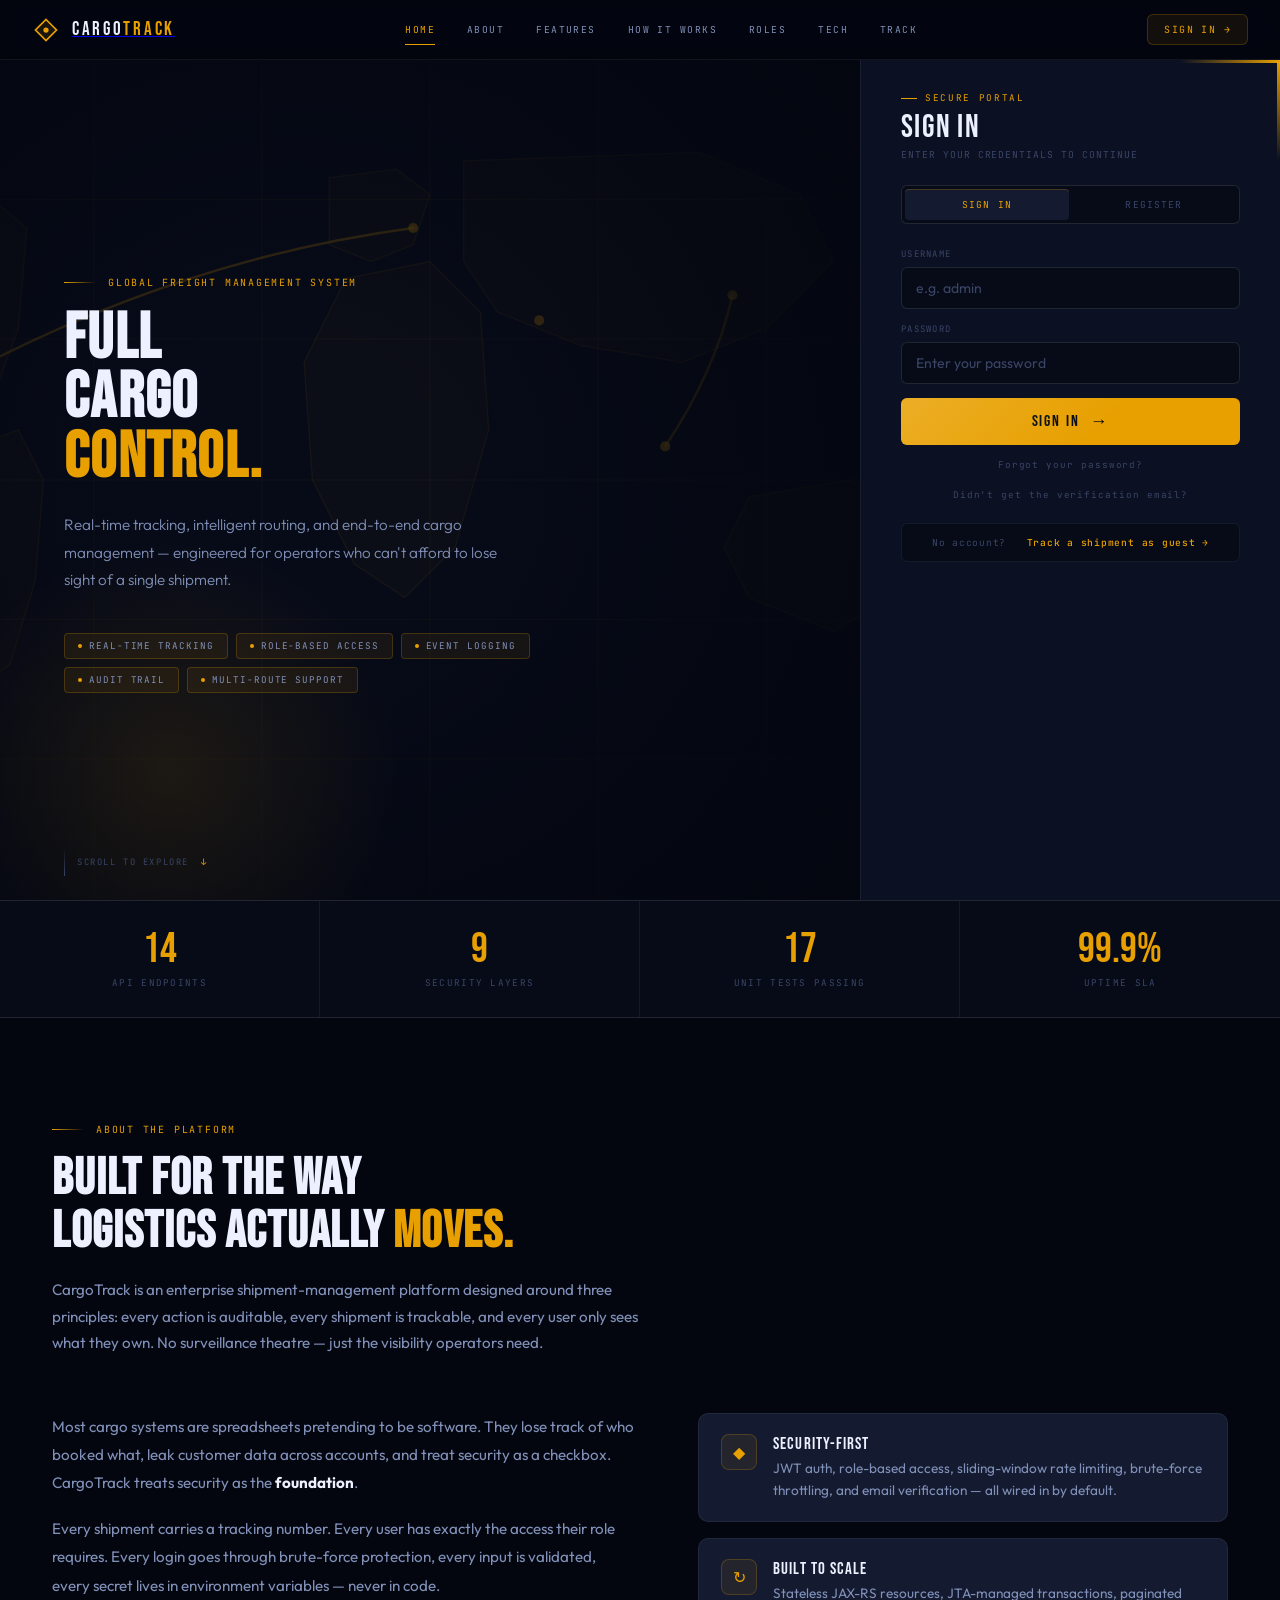
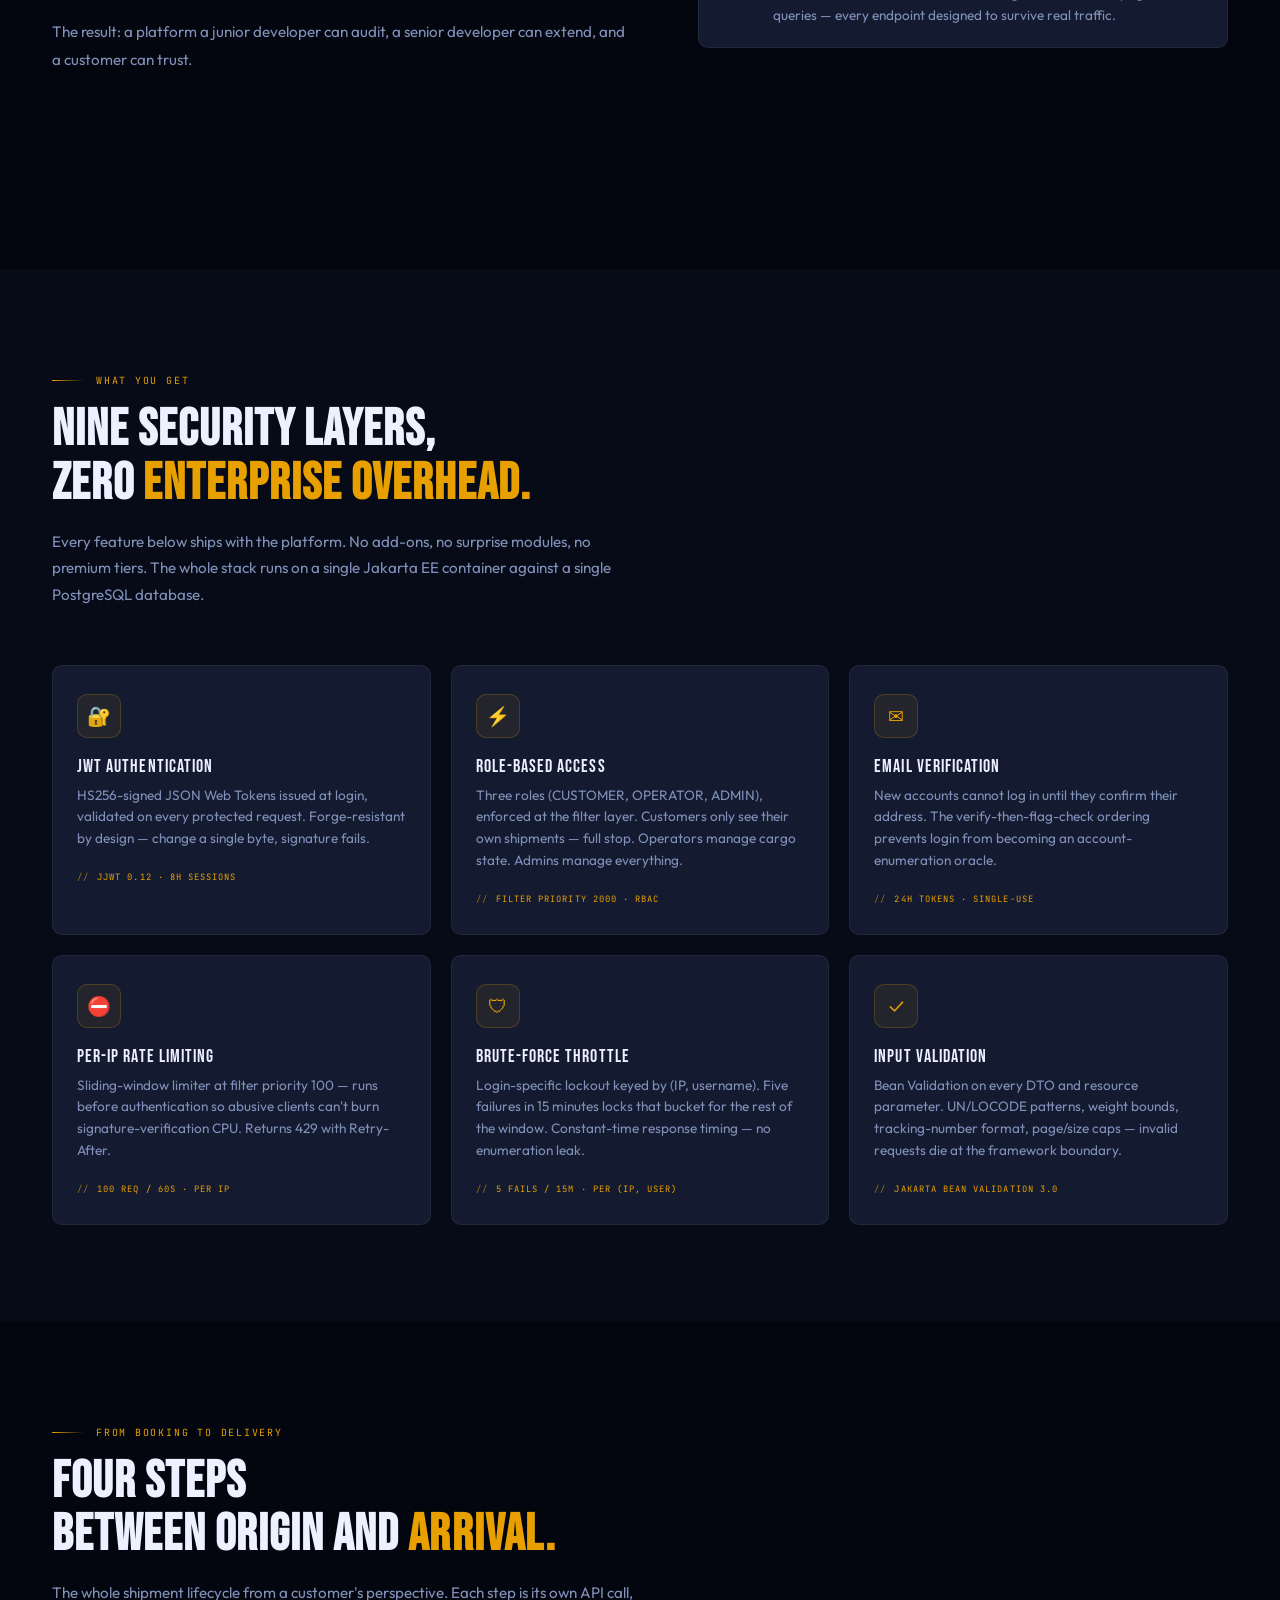
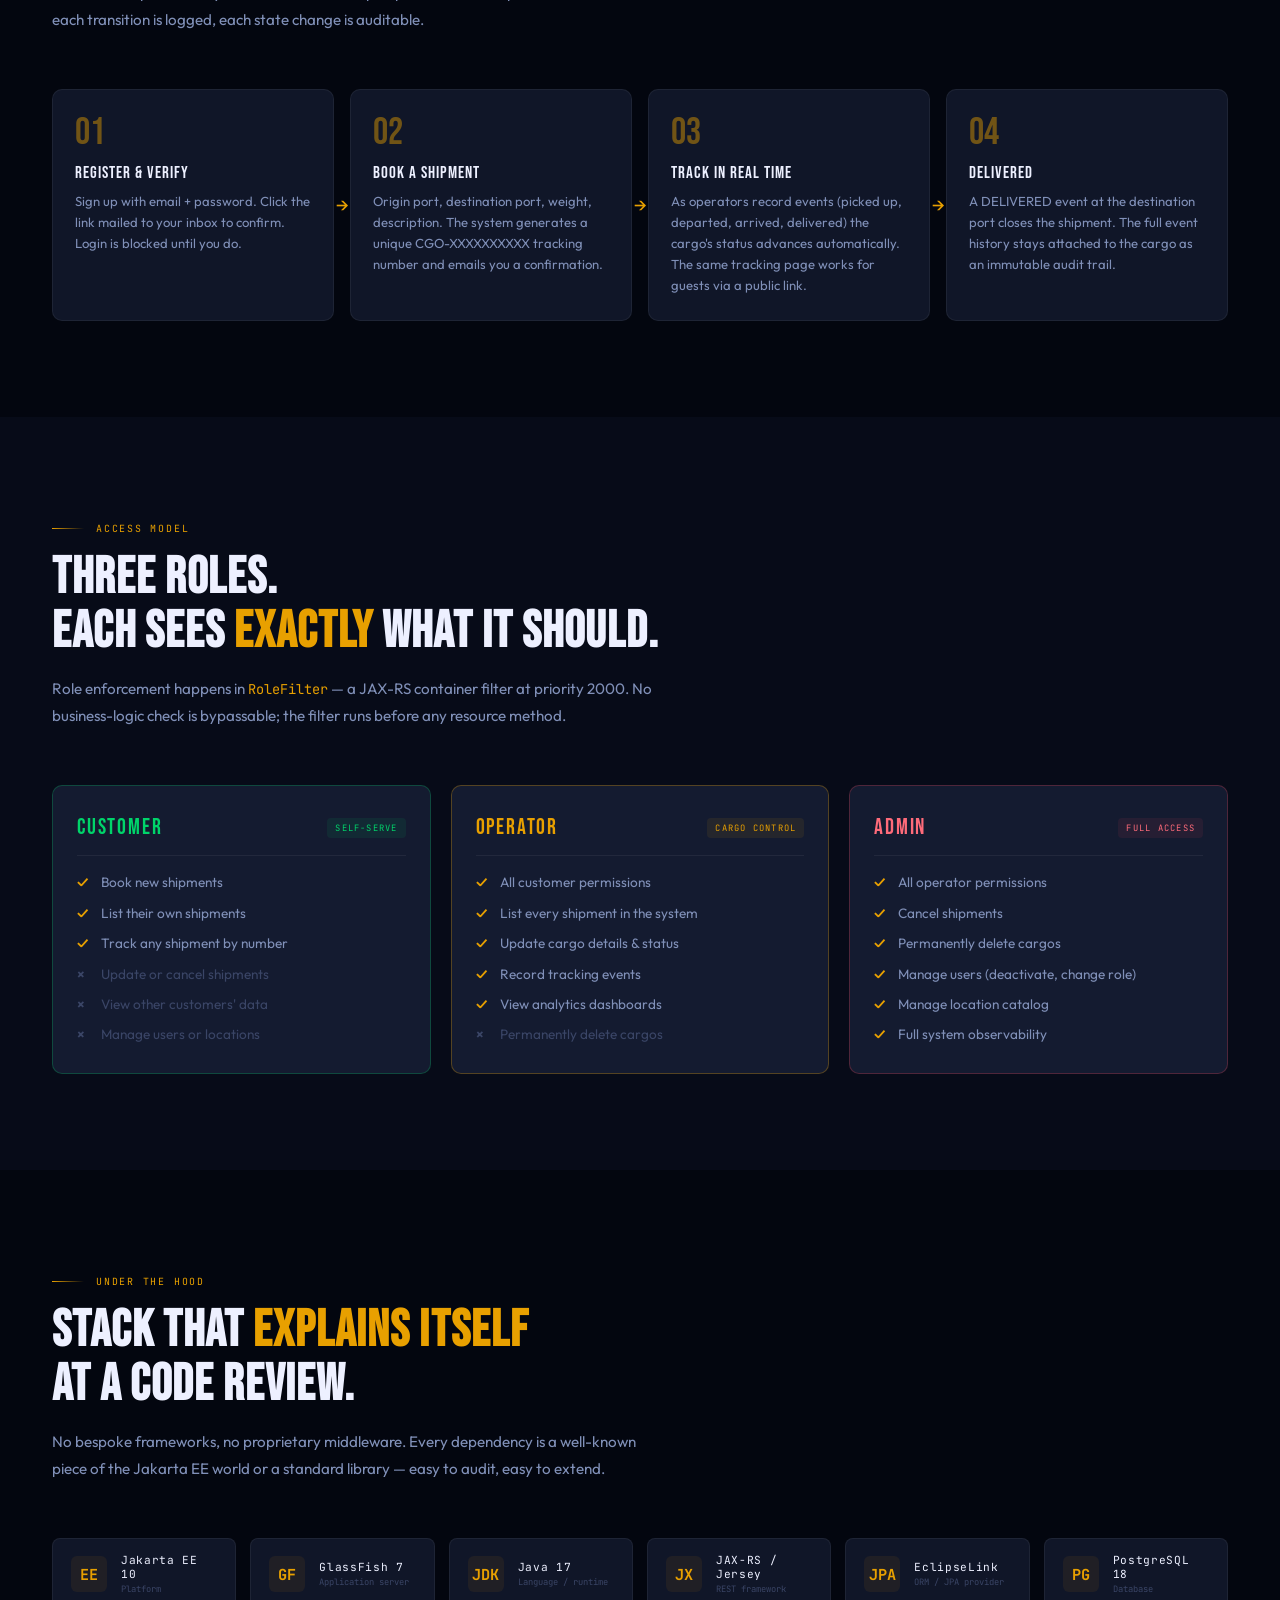
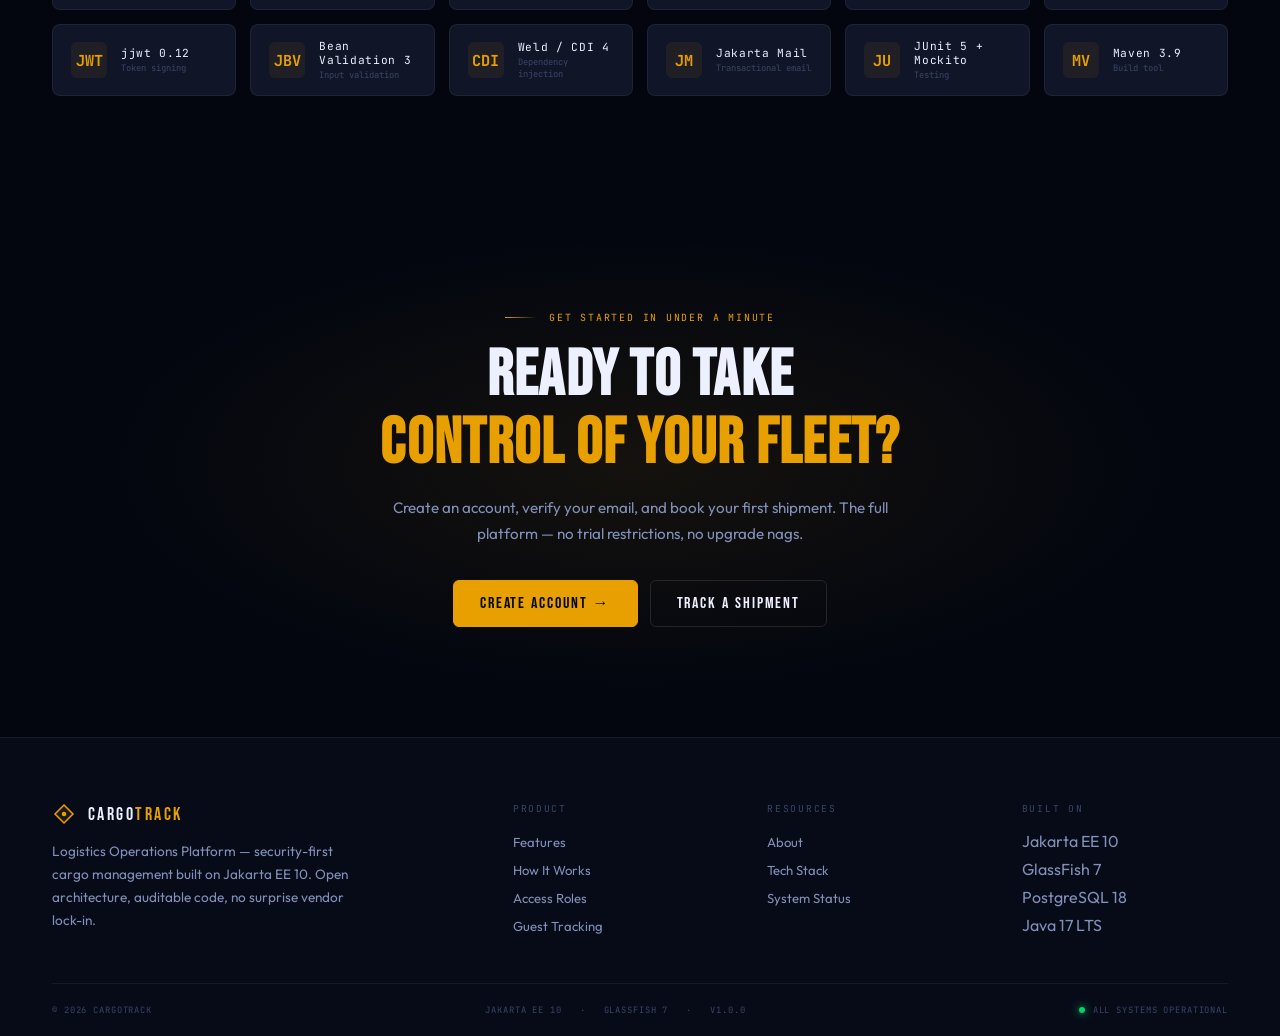
<file: src/main/webapp/index.html>
<!DOCTYPE html>
<html lang="en">
<head>
    <meta charset="UTF-8">
    <meta name="viewport" content="width=device-width, initial-scale=1.0">
    <title>CargoTrack — Logistics Operations Platform</title>
    <meta name="description" content="Real-time cargo tracking, role-based access, and end-to-end shipment management built on Jakarta EE 10 and PostgreSQL.">
    <link rel="preconnect" href="https://fonts.googleapis.com">
    <link rel="preconnect" href="https://fonts.gstatic.com" crossorigin>
    <link href="https://fonts.googleapis.com/css2?family=Bebas+Neue&family=JetBrains+Mono:wght@300;400;500;700&family=Outfit:wght@300;400;500;600;700&display=swap" rel="stylesheet">
    <style>
        *, *::before, *::after { box-sizing: border-box; margin: 0; padding: 0; }

        :root {
            --gold:        #E8A000;
            --gold-bright: #FFB800;
            --gold-glow:   rgba(232,160,0,0.18);
            --gold-soft:   rgba(232,160,0,0.07);
            --gold-line:   rgba(232,160,0,0.3);
            --void:        #03060F;
            --deep:        #070B18;
            --panel:       #0B1022;
            --raised:      #101628;
            --card:        #141B30;
            --border:      rgba(255,255,255,0.06);
            --border-hi:   rgba(255,255,255,0.11);
            --border-gold: rgba(232,160,0,0.22);
            --text-1:      #EDF0FF;
            --text-2:      #8090B8;
            --text-3:      #3A4566;
            --green:       #00D46A;
            --red:         #FF4757;
            --font-display:'Bebas Neue', sans-serif;
            --font-mono:   'JetBrains Mono', monospace;
            --font-body:   'Outfit', sans-serif;
            --ease-out:    cubic-bezier(0.16, 1, 0.3, 1);
            --ease-in-out: cubic-bezier(0.65, 0, 0.35, 1);
            --nav-height:  60px;
        }

        html { scroll-behavior: smooth; scroll-padding-top: var(--nav-height); }
        html, body { font-family: var(--font-body); background: var(--void); color: var(--text-1); overflow-x: hidden; }

        /* ── REUSABLE BITS ─────────────────────────────────────────────── */
        .container { max-width: 1240px; margin: 0 auto; padding: 0 32px; }
        .eyebrow {
            display: inline-flex; align-items: center; gap: 12px;
            font-family: var(--font-mono); font-size: 0.62rem; letter-spacing: 0.18em;
            text-transform: uppercase; color: var(--gold);
        }
        .eyebrow-bar { width: 32px; height: 1px; background: linear-gradient(90deg, var(--gold), transparent); }
        .section-title {
            font-family: var(--font-display); font-size: clamp(2.2rem, 4vw, 3.4rem);
            line-height: 1.05; letter-spacing: 0.02em; margin: 16px 0 18px;
        }
        .section-title .accent { color: var(--gold); }
        .section-lead { font-size: 0.95rem; line-height: 1.75; color: var(--text-2); max-width: 600px; }

        /* ── TOP NAV ──────────────────────────────────────────────────── */
        .topnav {
            position: fixed; top: 0; left: 0; right: 0; height: var(--nav-height);
            display: flex; align-items: center; justify-content: space-between;
            padding: 0 32px;
            background: rgba(3,6,15,0.78); backdrop-filter: saturate(140%) blur(12px);
            border-bottom: 1px solid var(--border); z-index: 1000;
            transition: background 0.25s, border-color 0.25s;
        }
        .topnav.scrolled { background: rgba(3,6,15,0.95); border-color: var(--border-hi); }
        .nav-brand { display: flex; align-items: center; gap: 12px; cursor: pointer; user-select: none; }
        .nav-brand-mark { width: 28px; height: 28px; }
        .nav-brand-name {
            font-family: var(--font-display); font-size: 1.2rem; letter-spacing: 0.14em; color: var(--text-1);
        }
        .nav-brand-name span { color: var(--gold); }
        .nav-links { display: flex; gap: 4px; }
        .nav-link {
            font-family: var(--font-mono); font-size: 0.6rem; letter-spacing: 0.15em;
            text-transform: uppercase; color: var(--text-2); text-decoration: none;
            padding: 8px 14px; border-radius: 6px; transition: color 0.2s, background 0.2s;
            position: relative;
        }
        .nav-link:hover { color: var(--text-1); background: var(--border); }
        .nav-link.active { color: var(--gold); }
        .nav-link.active::after {
            content: ''; position: absolute; bottom: -1px; left: 14px; right: 14px; height: 1px; background: var(--gold);
        }
        .nav-cta {
            display: inline-flex; align-items: center; gap: 8px;
            font-family: var(--font-mono); font-size: 0.62rem; letter-spacing: 0.14em;
            text-transform: uppercase; color: var(--gold); text-decoration: none;
            border: 1px solid var(--border-gold); padding: 8px 16px; border-radius: 6px;
            transition: background 0.2s, border-color 0.2s, color 0.2s;
            background: var(--gold-soft);
        }
        .nav-cta:hover { background: var(--gold); color: var(--void); border-color: var(--gold); }
        .nav-toggle { display: none; background: none; border: none; cursor: pointer; padding: 8px; color: var(--text-1); font-size: 1.4rem; }

        /* ── HERO ─────────────────────────────────────────────────────── */
        .hero { padding-top: var(--nav-height); display: grid; grid-template-columns: 1fr 420px; min-height: 100vh; }

        .hero-panel {
            background: var(--deep); position: relative; overflow: hidden;
            display: flex; flex-direction: column; justify-content: center;
            padding: 48px 64px;
        }
        .world-grid { position: absolute; inset: 0; opacity: 0.4; }
        .world-grid svg { width: 100%; height: 100%; }
        .hero-panel::before {
            content: ''; position: absolute; inset: 0; z-index: 1; pointer-events: none;
            background: radial-gradient(ellipse 80% 80% at 35% 50%, transparent 20%, rgba(3,6,15,0.5) 60%, rgba(3,6,15,0.9) 100%);
        }
        .hero-panel::after {
            content: ''; position: absolute; bottom: -120px; left: -80px; width: 500px; height: 500px;
            border-radius: 50%; z-index: 1; pointer-events: none;
            background: radial-gradient(circle, rgba(232,160,0,0.1) 0%, transparent 65%);
        }
        .hero-content { position: relative; z-index: 2; max-width: 560px; }
        .hero-eyebrow { margin-bottom: 20px; animation: fade-up 0.6s var(--ease-out) 0.1s both; }
        .hero-heading {
            font-family: var(--font-display); font-size: clamp(3.2rem, 5vw, 5.5rem);
            line-height: 0.93; letter-spacing: 0.02em; color: var(--text-1); margin-bottom: 24px;
            animation: fade-up 0.6s var(--ease-out) 0.2s both;
        }
        .hero-heading .accent { color: var(--gold); }
        .hero-sub {
            font-size: 0.95rem; font-weight: 300; line-height: 1.8; color: var(--text-2);
            max-width: 460px; margin-bottom: 40px;
            animation: fade-up 0.6s var(--ease-out) 0.3s both;
        }
        .feature-tags { display: flex; flex-wrap: wrap; gap: 8px; animation: fade-up 0.6s var(--ease-out) 0.5s both; }
        .tag {
            display: inline-flex; align-items: center; gap: 7px;
            background: var(--gold-soft); border: 1px solid var(--border-gold); border-radius: 4px;
            padding: 6px 13px;
            font-family: var(--font-mono); font-size: 0.58rem; letter-spacing: 0.1em;
            text-transform: uppercase; color: var(--text-2);
            transition: border-color 0.2s, color 0.2s, background 0.2s;
        }
        .tag:hover { border-color: var(--gold); color: var(--gold); background: rgba(232,160,0,0.1); }
        .tag-dot { width: 4px; height: 4px; border-radius: 50%; background: var(--gold); flex-shrink: 0; }

        .hero-scroll-cue {
            position: absolute; bottom: 24px; left: 64px; z-index: 2;
            display: flex; align-items: center; gap: 12px;
            font-family: var(--font-mono); font-size: 0.55rem; letter-spacing: 0.18em;
            text-transform: uppercase; color: var(--text-3);
            animation: fade-up 0.6s var(--ease-out) 1s both;
        }
        .scroll-line { width: 1px; height: 28px; background: linear-gradient(180deg, transparent, var(--text-3)); }
        .hero-scroll-cue::after { content: '↓'; color: var(--gold); animation: scroll-bob 2s ease-in-out infinite; }
        @keyframes scroll-bob { 0%, 100% { transform: translateY(0); } 50% { transform: translateY(4px); } }

        /* ── FORM PANEL (preserved from previous design) ───────────── */
        .form-panel {
            background: var(--panel); border-left: 1px solid var(--border);
            display: flex; flex-direction: column; padding: 32px 40px 28px;
            overflow-y: auto; position: relative;
        }
        .form-panel::before {
            content: ''; position: absolute; top: 0; right: 0;
            width: 100px; height: 3px; background: linear-gradient(90deg, transparent, var(--gold));
        }
        .form-panel::after {
            content: ''; position: absolute; top: 0; right: 0;
            width: 3px; height: 100px; background: linear-gradient(180deg, var(--gold), transparent);
        }
        .form-header { margin-bottom: 24px; }
        .form-kicker {
            font-family: var(--font-mono); font-size: 0.58rem; letter-spacing: 0.18em;
            text-transform: uppercase; color: var(--gold); margin-bottom: 8px;
            display: flex; align-items: center; gap: 8px;
        }
        .form-kicker::before { content: ''; display: inline-block; width: 16px; height: 1px; background: var(--gold); }
        .form-title {
            font-family: var(--font-display); font-size: 2rem; letter-spacing: 0.04em;
            color: var(--text-1); line-height: 1; margin-bottom: 4px;
        }
        .form-subtitle {
            font-family: var(--font-mono); font-size: 0.6rem; letter-spacing: 0.1em;
            text-transform: uppercase; color: var(--text-3);
        }

        .tabs {
            display: flex; background: var(--deep);
            border: 1px solid var(--border-hi); border-radius: 6px; padding: 3px; gap: 3px;
            margin-bottom: 24px;
        }
        .tab {
            flex: 1; text-align: center;
            font-family: var(--font-mono); font-size: 0.6rem; letter-spacing: 0.12em;
            text-transform: uppercase; color: var(--text-3);
            padding: 9px 0; border-radius: 4px; cursor: pointer;
            transition: background 0.2s, color 0.2s; user-select: none;
        }
        .tab:hover { color: var(--text-2); }
        .tab.active { background: var(--card); color: var(--gold); box-shadow: inset 0 1px 0 var(--border-gold); }

        #alert-box { min-height: 0; }
        .alert {
            display: flex; gap: 10px; align-items: flex-start;
            padding: 11px 14px; border-radius: 6px; margin-bottom: 16px;
            font-family: var(--font-mono); font-size: 0.68rem; letter-spacing: 0.04em; line-height: 1.5;
            animation: alert-in 0.3s var(--ease-out) both;
        }
        @keyframes alert-in { from { opacity: 0; transform: translateY(-6px); } to { opacity: 1; transform: translateY(0); } }
        .alert-error   { background: rgba(255,71,87,0.08); border: 1px solid rgba(255,71,87,0.25); color: #FF8F9A; }
        .alert-success { background: rgba(0,212,106,0.08); border: 1px solid rgba(0,212,106,0.25); color: #4DFFA0; }

        .panel { display: none; }
        .panel.active { display: block; }

        .form-group { margin-bottom: 14px; }
        .form-row { display: grid; grid-template-columns: 1fr 1fr; gap: 12px; }
        .form-label {
            display: block; font-family: var(--font-mono); font-size: 0.56rem; letter-spacing: 0.14em;
            text-transform: uppercase; color: var(--text-3); margin-bottom: 7px; transition: color 0.2s;
        }
        .form-group:focus-within .form-label { color: var(--gold); }
        .form-control {
            width: 100%; background: var(--deep);
            border: 1px solid var(--border-hi); border-radius: 6px;
            color: var(--text-1); padding: 11px 14px; font-size: 0.875rem; font-family: var(--font-body);
            outline: none; caret-color: var(--gold);
            transition: border-color 0.2s, box-shadow 0.2s, background 0.2s;
        }
        .form-control::placeholder { color: var(--text-3); }
        .form-control:focus { border-color: var(--gold); box-shadow: 0 0 0 3px var(--gold-glow); background: rgba(3,6,15,0.8); }
        .form-control.input-error { border-color: var(--red) !important; box-shadow: 0 0 0 3px rgba(255,71,87,0.15) !important; }
        .form-hint { font-family: var(--font-mono); font-size: 0.54rem; color: var(--text-3); margin-top: 5px; letter-spacing: 0.06em; }
        .form-hint.hint-error { color: #FF6B7A; }
        .form-hint.hint-ok { color: var(--green); }

        .btn-submit {
            display: flex; align-items: center; justify-content: center; gap: 10px;
            width: 100%; padding: 13px 20px; margin-top: 10px;
            background: var(--gold); color: #050810; border: none; border-radius: 6px;
            font-family: var(--font-display); font-size: 1rem; letter-spacing: 0.12em;
            cursor: pointer; position: relative; overflow: hidden;
            transition: background 0.2s, transform 0.15s, box-shadow 0.2s;
        }
        .btn-submit::before {
            content: ''; position: absolute; inset: 0; pointer-events: none;
            background: linear-gradient(135deg, rgba(255,255,255,0.15) 0%, transparent 60%);
        }
        .btn-submit:hover { background: var(--gold-bright); box-shadow: 0 6px 24px rgba(232,160,0,0.35); transform: translateY(-1px); }
        .btn-submit:active { transform: none; box-shadow: none; }
        .btn-submit:disabled { opacity: 0.45; cursor: not-allowed; transform: none; box-shadow: none; }
        .btn-arrow { font-size: 1.1rem; transition: transform 0.2s; }
        .btn-submit:hover .btn-arrow { transform: translateX(4px); }

        .forgot-link {
            display: block; text-align: center; font-family: var(--font-mono); font-size: 0.58rem;
            letter-spacing: 0.1em; color: var(--text-3); margin-top: 10px; cursor: pointer;
            transition: color 0.2s; background: none; border: none; width: 100%; padding: 4px 0;
        }
        .forgot-link:hover { color: var(--gold); }

        .back-link {
            display: inline-flex; align-items: center; gap: 6px;
            font-family: var(--font-mono); font-size: 0.58rem; letter-spacing: 0.1em;
            text-transform: uppercase; color: var(--text-3); cursor: pointer;
            background: none; border: none; padding: 0; margin-bottom: 18px; transition: color 0.2s;
        }
        .back-link:hover { color: var(--gold); }
        .back-link::before { content: '←'; font-size: 0.8rem; }

        .guest-track {
            margin-top: 18px; text-align: center; padding: 12px;
            background: var(--deep); border: 1px solid var(--border); border-radius: 6px;
            font-family: var(--font-mono); font-size: 0.6rem; letter-spacing: 0.08em; color: var(--text-3);
            transition: border-color 0.2s;
        }
        .guest-track:hover { border-color: var(--border-hi); }
        .guest-track a { color: var(--gold); text-decoration: none; font-weight: 500; transition: opacity 0.2s; }
        .guest-track a:hover { opacity: 0.75; }

        /* ── STATS STRIP (BETWEEN HERO AND ABOUT) ──────────────────── */
        .stats-strip {
            display: grid; grid-template-columns: repeat(4, 1fr);
            background: var(--deep); border-top: 1px solid var(--border-hi); border-bottom: 1px solid var(--border-hi);
        }
        .stat-cell {
            padding: 28px 24px; text-align: center;
            border-right: 1px solid var(--border);
            transition: background 0.25s;
        }
        .stat-cell:last-child { border-right: none; }
        .stat-cell:hover { background: var(--raised); }
        .stat-num {
            font-family: var(--font-display); font-size: 2.6rem; color: var(--gold); line-height: 1; margin-bottom: 6px;
        }
        .stat-lbl {
            font-family: var(--font-mono); font-size: 0.58rem; letter-spacing: 0.14em;
            text-transform: uppercase; color: var(--text-3);
        }

        /* ── GENERIC SECTION ──────────────────────────────────────────── */
        .section { padding: 96px 0; position: relative; }
        .section.alt { background: var(--deep); }

        /* ── ABOUT ────────────────────────────────────────────────────── */
        .about-grid {
            display: grid; grid-template-columns: 1.1fr 1fr; gap: 64px; align-items: start; margin-top: 56px;
        }
        .about-pillars { display: grid; gap: 16px; }
        .pillar {
            background: var(--card); border: 1px solid var(--border);
            border-radius: 10px; padding: 20px 22px;
            display: grid; grid-template-columns: 36px 1fr; gap: 16px; align-items: start;
            transition: border-color 0.25s, transform 0.25s;
        }
        .pillar:hover { border-color: var(--border-gold); transform: translateY(-2px); }
        .pillar-icon {
            width: 36px; height: 36px; border-radius: 8px;
            background: var(--gold-soft); border: 1px solid var(--border-gold);
            display: flex; align-items: center; justify-content: center;
            color: var(--gold); font-size: 1rem;
        }
        .pillar-title {
            font-family: var(--font-display); font-size: 1.05rem; letter-spacing: 0.06em; margin-bottom: 4px; color: var(--text-1);
        }
        .pillar-text { font-size: 0.85rem; line-height: 1.6; color: var(--text-2); }

        /* ── FEATURES ─────────────────────────────────────────────────── */
        .features-grid {
            display: grid; grid-template-columns: repeat(3, 1fr); gap: 20px; margin-top: 56px;
        }
        .feature-card {
            background: var(--card); border: 1px solid var(--border); border-radius: 10px;
            padding: 28px 24px; position: relative; overflow: hidden;
            transition: border-color 0.3s, transform 0.3s;
        }
        .feature-card::before {
            content: ''; position: absolute; top: 0; right: 0; width: 60px; height: 1px;
            background: linear-gradient(90deg, transparent, var(--gold)); transform: translateX(60px);
            transition: transform 0.3s;
        }
        .feature-card:hover { border-color: var(--border-gold); transform: translateY(-4px); }
        .feature-card:hover::before { transform: translateX(0); }
        .feature-icon {
            width: 44px; height: 44px; border-radius: 10px;
            background: var(--gold-soft); border: 1px solid var(--border-gold);
            display: flex; align-items: center; justify-content: center;
            color: var(--gold); font-size: 1.2rem; margin-bottom: 18px;
        }
        .feature-title {
            font-family: var(--font-display); font-size: 1.1rem; letter-spacing: 0.06em;
            color: var(--text-1); margin-bottom: 8px;
        }
        .feature-text { font-size: 0.85rem; line-height: 1.6; color: var(--text-2); margin-bottom: 14px; }
        .feature-meta {
            font-family: var(--font-mono); font-size: 0.55rem; letter-spacing: 0.12em;
            text-transform: uppercase; color: var(--gold);
            display: inline-flex; align-items: center; gap: 8px;
        }
        .feature-meta::before { content: '//'; opacity: 0.6; }

        /* ── HOW IT WORKS ────────────────────────────────────────────── */
        .steps-flow {
            display: grid; grid-template-columns: repeat(4, 1fr); gap: 16px; margin-top: 56px;
            position: relative;
        }
        .step-card {
            background: var(--raised); border: 1px solid var(--border); border-radius: 10px;
            padding: 24px 22px; position: relative;
            transition: border-color 0.25s, transform 0.25s;
        }
        .step-card:hover { border-color: var(--border-gold); transform: translateY(-3px); }
        .step-num {
            font-family: var(--font-display); font-size: 2.4rem; color: var(--gold);
            line-height: 1; opacity: 0.45; margin-bottom: 10px;
        }
        .step-title {
            font-family: var(--font-display); font-size: 1.05rem; letter-spacing: 0.06em;
            color: var(--text-1); margin-bottom: 8px;
        }
        .step-text { font-size: 0.82rem; line-height: 1.6; color: var(--text-2); }
        .step-arrow {
            position: absolute; top: 50%; right: -16px; transform: translateY(-50%);
            color: var(--gold); font-size: 1.2rem; pointer-events: none; user-select: none;
        }

        /* ── ROLES ────────────────────────────────────────────────────── */
        .roles-grid {
            display: grid; grid-template-columns: repeat(3, 1fr); gap: 20px; margin-top: 56px;
        }
        .role-card {
            background: var(--card); border: 1px solid; border-radius: 10px; padding: 28px 24px;
            transition: transform 0.25s, box-shadow 0.25s;
        }
        .role-card:hover { transform: translateY(-4px); }
        .role-card.admin    { border-color: rgba(255,71,87,0.25); }
        .role-card.operator { border-color: rgba(232,160,0,0.30); }
        .role-card.customer { border-color: rgba(0,212,106,0.25); }
        .role-card.admin:hover    { box-shadow: 0 12px 40px rgba(255,71,87,0.12); }
        .role-card.operator:hover { box-shadow: 0 12px 40px rgba(232,160,0,0.12); }
        .role-card.customer:hover { box-shadow: 0 12px 40px rgba(0,212,106,0.12); }

        .role-header {
            display: flex; align-items: center; justify-content: space-between;
            padding-bottom: 14px; margin-bottom: 16px; border-bottom: 1px solid var(--border);
        }
        .role-name {
            font-family: var(--font-display); font-size: 1.4rem; letter-spacing: 0.08em;
        }
        .role-card.admin    .role-name { color: #FF6B7A; }
        .role-card.operator .role-name { color: var(--gold); }
        .role-card.customer .role-name { color: var(--green); }
        .role-badge {
            font-family: var(--font-mono); font-size: 0.55rem; letter-spacing: 0.14em;
            text-transform: uppercase; padding: 4px 8px; border-radius: 4px;
        }
        .role-card.admin    .role-badge { color: #FF6B7A; background: rgba(255,71,87,0.08); }
        .role-card.operator .role-badge { color: var(--gold);  background: rgba(232,160,0,0.08); }
        .role-card.customer .role-badge { color: var(--green); background: rgba(0,212,106,0.08); }
        .role-list { list-style: none; display: grid; gap: 10px; }
        .role-list li {
            display: grid; grid-template-columns: 14px 1fr; gap: 10px; align-items: start;
            font-size: 0.85rem; color: var(--text-2); line-height: 1.5;
        }
        .role-list li::before {
            content: '✓'; color: var(--gold); font-weight: 700;
        }
        .role-list li.deny { color: var(--text-3); }
        .role-list li.deny::before { content: '×'; color: var(--text-3); }

        /* ── TECH STACK ──────────────────────────────────────────────── */
        .tech-grid {
            display: grid; grid-template-columns: repeat(auto-fill, minmax(180px, 1fr));
            gap: 14px; margin-top: 56px;
        }
        .tech-pill {
            background: var(--raised); border: 1px solid var(--border); border-radius: 8px;
            padding: 14px 18px;
            display: grid; grid-template-columns: 36px 1fr; gap: 14px; align-items: center;
            transition: border-color 0.2s, background 0.2s;
        }
        .tech-pill:hover { border-color: var(--border-gold); background: var(--card); }
        .tech-icon {
            width: 36px; height: 36px; border-radius: 6px;
            display: flex; align-items: center; justify-content: center;
            background: var(--gold-soft); color: var(--gold); font-size: 0.95rem;
            font-family: var(--font-mono); font-weight: 700;
        }
        .tech-name { font-family: var(--font-mono); font-size: 0.7rem; letter-spacing: 0.06em; color: var(--text-1); }
        .tech-role { font-family: var(--font-mono); font-size: 0.55rem; color: var(--text-3); margin-top: 2px; }

        /* ── CTA SECTION ─────────────────────────────────────────────── */
        .cta-section { padding: 110px 0; text-align: center; position: relative; overflow: hidden; }
        .cta-section::before {
            content: ''; position: absolute; inset: 0;
            background: radial-gradient(ellipse 60% 60% at 50% 50%, rgba(232,160,0,0.08), transparent 70%);
            pointer-events: none;
        }
        .cta-eyebrow { margin-bottom: 18px; }
        .cta-title {
            font-family: var(--font-display); font-size: clamp(2.4rem, 5vw, 4rem);
            line-height: 1.05; letter-spacing: 0.02em; margin: 0 auto 18px; max-width: 720px;
        }
        .cta-title .accent { color: var(--gold); }
        .cta-text {
            font-size: 0.95rem; line-height: 1.75; color: var(--text-2);
            max-width: 540px; margin: 0 auto 32px;
        }
        .cta-buttons { display: inline-flex; flex-wrap: wrap; gap: 12px; justify-content: center; }
        .btn-primary, .btn-ghost {
            display: inline-flex; align-items: center; gap: 10px;
            padding: 13px 26px; border-radius: 6px;
            font-family: var(--font-display); font-size: 1rem; letter-spacing: 0.12em;
            text-decoration: none; cursor: pointer; transition: all 0.2s;
        }
        .btn-primary { background: var(--gold); color: #050810; border: 1px solid var(--gold); }
        .btn-primary:hover { background: var(--gold-bright); transform: translateY(-1px); box-shadow: 0 6px 24px rgba(232,160,0,0.35); }
        .btn-ghost { background: transparent; color: var(--text-1); border: 1px solid var(--border-hi); }
        .btn-ghost:hover { border-color: var(--gold); color: var(--gold); }

        /* ── FOOTER ──────────────────────────────────────────────────── */
        .site-footer {
            background: var(--deep); border-top: 1px solid var(--border);
            padding: 64px 0 0;
        }
        .footer-grid {
            display: grid; grid-template-columns: 2fr 1fr 1fr 1fr; gap: 48px; margin-bottom: 48px;
        }
        .footer-col-title {
            font-family: var(--font-mono); font-size: 0.6rem; letter-spacing: 0.18em;
            text-transform: uppercase; color: var(--text-3); margin-bottom: 16px;
        }
        .footer-brand-tag { font-size: 0.85rem; color: var(--text-2); line-height: 1.7; max-width: 320px; margin-top: 14px; }
        .footer-links { list-style: none; display: grid; gap: 8px; }
        .footer-links a {
            font-size: 0.82rem; color: var(--text-2); text-decoration: none; transition: color 0.2s;
        }
        .footer-links a:hover { color: var(--gold); }
        .footer-bottombar {
            display: flex; align-items: center; justify-content: space-between;
            padding: 20px 0;
            border-top: 1px solid var(--border);
            font-family: var(--font-mono); font-size: 0.55rem; letter-spacing: 0.1em;
            text-transform: uppercase; color: var(--text-3);
        }
        .footer-status { display: flex; align-items: center; gap: 8px; }
        .footer-dot { width: 6px; height: 6px; border-radius: 50%; background: var(--green); box-shadow: 0 0 8px var(--green); }
        .footer-techline { display: flex; gap: 18px; }
        .footer-techline span + span::before { content: '·'; margin-right: 18px; color: var(--text-3); }

        /* ── ANIMATIONS / SCROLL REVEAL ─────────────────────────────── */
        @keyframes fade-up { from { opacity: 0; transform: translateY(16px); } to { opacity: 1; transform: translateY(0); } }
        @keyframes draw-line { from { stroke-dashoffset: 600; } to { stroke-dashoffset: 0; } }
        @keyframes grid-pulse { 0%, 100% { opacity: 0.15; } 50% { opacity: 0.35; } }
        .route-path { stroke-dasharray: 600; stroke-dashoffset: 600; animation: draw-line 3s var(--ease-out) 0.8s forwards; }
        .grid-line { animation: grid-pulse 4s ease-in-out infinite; }

        /* IntersectionObserver-driven reveal class. Default state = hidden. */
        .reveal { opacity: 0; transform: translateY(24px); transition: opacity 0.7s var(--ease-out), transform 0.7s var(--ease-out); }
        .reveal.in-view { opacity: 1; transform: translateY(0); }
        .reveal.delay-1 { transition-delay: 0.08s; }
        .reveal.delay-2 { transition-delay: 0.16s; }
        .reveal.delay-3 { transition-delay: 0.24s; }
        .reveal.delay-4 { transition-delay: 0.32s; }
        .reveal.delay-5 { transition-delay: 0.40s; }
        .reveal.delay-6 { transition-delay: 0.48s; }

        /* ── RESPONSIVE ──────────────────────────────────────────────── */
        @media (max-width: 1080px) {
            .features-grid, .roles-grid { grid-template-columns: repeat(2, 1fr); }
            .steps-flow { grid-template-columns: repeat(2, 1fr); }
            .step-arrow { display: none; }
            .footer-grid { grid-template-columns: 1fr 1fr; }
        }

        @media (max-width: 900px) {
            html, body { overflow-x: hidden; }
            .hero { grid-template-columns: 1fr; min-height: auto; }
            .hero-panel { padding: 80px 28px 40px; min-height: 480px; }
            .form-panel { padding: 32px 24px; }
            .hero-scroll-cue { display: none; }

            .nav-links { display: none; }
            .nav-toggle { display: block; }
            .nav-links.open {
                display: flex; flex-direction: column; gap: 0;
                position: absolute; top: var(--nav-height); left: 0; right: 0;
                background: var(--deep); border-bottom: 1px solid var(--border-hi);
                padding: 12px 24px;
            }
            .nav-links.open .nav-link { padding: 12px 4px; border-bottom: 1px solid var(--border); }
            .nav-links.open .nav-link:last-child { border-bottom: none; }

            .stats-strip { grid-template-columns: repeat(2, 1fr); }
            .stat-cell:nth-child(2) { border-right: none; }
            .stat-cell:nth-child(odd) { border-right: 1px solid var(--border); }
            .stat-cell:nth-child(1), .stat-cell:nth-child(2) { border-bottom: 1px solid var(--border); }

            .about-grid, .features-grid, .roles-grid, .footer-grid { grid-template-columns: 1fr; gap: 20px; }
            .steps-flow { grid-template-columns: 1fr; }
            .section { padding: 64px 0; }
        }
    </style>
</head>
<body>

<!-- ── TOP NAV ───────────────────────────────────────────────────── -->
<nav class="topnav" id="topnav">
    <a href="#home" class="nav-brand">
        <svg class="nav-brand-mark" viewBox="0 0 32 32" xmlns="http://www.w3.org/2000/svg">
            <path d="M16 4 L28 16 L16 28 L4 16 Z" fill="rgba(232,160,0,0.1)" stroke="#E8A000" stroke-width="2"/>
            <circle cx="16" cy="16" r="3" fill="#E8A000"/>
        </svg>
        <span class="nav-brand-name">CARGO<span>TRACK</span></span>
    </a>
    <div class="nav-links" id="nav-links">
        <a class="nav-link" href="#home"          data-section="home">Home</a>
        <a class="nav-link" href="#about"         data-section="about">About</a>
        <a class="nav-link" href="#features"      data-section="features">Features</a>
        <a class="nav-link" href="#how-it-works"  data-section="how-it-works">How It Works</a>
        <a class="nav-link" href="#roles"         data-section="roles">Roles</a>
        <a class="nav-link" href="#tech"          data-section="tech">Tech</a>
        <a class="nav-link" href="/Cargo_Tracker_System/pages/track.html">Track</a>
    </div>
    <div style="display:flex; align-items:center; gap:8px;">
        <a href="#home" class="nav-cta" id="nav-signin">Sign In →</a>
        <button class="nav-toggle" id="nav-toggle" aria-label="Toggle navigation">☰</button>
    </div>
</nav>

<!-- ── HERO ──────────────────────────────────────────────────────── -->
<section id="home" class="hero">

    <!-- LEFT: visuals + heading -->
    <div class="hero-panel">
        <div class="world-grid">
            <svg viewBox="0 0 800 500" preserveAspectRatio="xMidYMid slice" xmlns="http://www.w3.org/2000/svg">
                <g stroke="rgba(232,160,0,0.12)" stroke-width="0.5" fill="none">
                    <line x1="0" y1="83"  x2="800" y2="83"  class="grid-line" style="animation-delay:0s"/>
                    <line x1="0" y1="166" x2="800" y2="166" class="grid-line" style="animation-delay:0.3s"/>
                    <line x1="0" y1="250" x2="800" y2="250" class="grid-line" style="animation-delay:0.6s"/>
                    <line x1="0" y1="333" x2="800" y2="333" class="grid-line" style="animation-delay:0.9s"/>
                    <line x1="0" y1="416" x2="800" y2="416" class="grid-line" style="animation-delay:1.2s"/>
                    <line x1="100" y1="0" x2="100" y2="500" class="grid-line" style="animation-delay:0.15s"/>
                    <line x1="200" y1="0" x2="200" y2="500" class="grid-line" style="animation-delay:0.45s"/>
                    <line x1="300" y1="0" x2="300" y2="500" class="grid-line" style="animation-delay:0.75s"/>
                    <line x1="400" y1="0" x2="400" y2="500" class="grid-line" style="animation-delay:1.05s"/>
                    <line x1="500" y1="0" x2="500" y2="500" class="grid-line" style="animation-delay:1.35s"/>
                    <line x1="600" y1="0" x2="600" y2="500" class="grid-line" style="animation-delay:0.2s"/>
                    <line x1="700" y1="0" x2="700" y2="500" class="grid-line" style="animation-delay:0.5s"/>
                </g>
                <g fill="rgba(232,160,0,0.06)" stroke="rgba(232,160,0,0.15)" stroke-width="0.8">
                    <path d="M 60 80 L 90 70 L 130 75 L 160 100 L 155 160 L 140 200 L 120 220 L 100 210 L 80 190 L 60 160 L 50 130 Z"/>
                    <path d="M 130 230 L 155 220 L 170 250 L 165 310 L 150 360 L 135 370 L 118 340 L 110 290 L 115 250 Z"/>
                    <path d="M 340 70 L 380 65 L 400 80 L 390 110 L 365 120 L 340 110 Z"/>
                    <path d="M 350 130 L 400 120 L 430 150 L 435 220 L 415 290 L 385 320 L 355 300 L 330 250 L 325 180 L 340 150 Z"/>
                    <path d="M 420 60 L 560 55 L 620 80 L 640 120 L 600 160 L 550 180 L 490 170 L 440 150 L 420 120 Z"/>
                    <path d="M 590 260 L 650 250 L 680 270 L 675 320 L 640 340 L 590 320 L 575 290 Z"/>
                </g>
                <g fill="#E8A000">
                    <circle cx="100" cy="200" r="3" opacity="0.6"/>
                    <circle cx="390" cy="100" r="3" opacity="0.6"/>
                    <circle cx="580" cy="140" r="3" opacity="0.6"/>
                    <circle cx="540" cy="230" r="3" opacity="0.6"/>
                    <circle cx="465" cy="155" r="3" opacity="0.6"/>
                </g>
                <path id="route-nyc-rtm" d="M 100 200 Q 240 120 390 100" fill="none" stroke="#E8A000" stroke-width="1.5" opacity="0.5" class="route-path" stroke-linecap="round"/>
                <path d="M 580 140 Q 570 185 540 230" fill="none" stroke="#E8A000" stroke-width="1.5" opacity="0.4" stroke-dasharray="400" stroke-dashoffset="400" style="animation: draw-line 2.5s cubic-bezier(0.16,1,0.3,1) 1.4s forwards"/>
                <circle r="4" fill="#E8A000" opacity="0.9">
                    <animateMotion dur="5s" repeatCount="indefinite" begin="2s">
                        <mpath href="#route-nyc-rtm"/>
                    </animateMotion>
                </circle>
            </svg>
        </div>

        <div class="hero-content">
            <div class="hero-eyebrow eyebrow"><div class="eyebrow-bar"></div>Global Freight Management System</div>
            <h1 class="hero-heading">FULL<br>CARGO<br><span class="accent">CONTROL.</span></h1>
            <p class="hero-sub">Real-time tracking, intelligent routing, and end-to-end cargo management — engineered for operators who can't afford to lose sight of a single shipment.</p>
            <div class="feature-tags">
                <div class="tag"><span class="tag-dot"></span>Real-time tracking</div>
                <div class="tag"><span class="tag-dot"></span>Role-based access</div>
                <div class="tag"><span class="tag-dot"></span>Event logging</div>
                <div class="tag"><span class="tag-dot"></span>Audit trail</div>
                <div class="tag"><span class="tag-dot"></span>Multi-route support</div>
            </div>
        </div>

        <div class="hero-scroll-cue">
            <div class="scroll-line"></div>
            Scroll to explore
        </div>
    </div>

    <!-- RIGHT: form panel (preserved) -->
    <div class="form-panel">

        <div class="form-header">
            <div class="form-kicker" id="form-kicker">Secure Portal</div>
            <div class="form-title" id="form-title">SIGN IN</div>
            <div class="form-subtitle" id="form-subtitle">Enter your credentials to continue</div>
        </div>

        <div id="alert-box"></div>

        <div class="tabs" id="tabs-row">
            <div class="tab active" data-tab="login">Sign In</div>
            <div class="tab" data-tab="register">Register</div>
        </div>

        <!-- LOGIN -->
        <div id="panel-login" class="panel active">
            <form id="form-login" novalidate>
                <div class="form-group">
                    <label class="form-label" for="login-username">Username</label>
                    <input id="login-username" class="form-control" type="text"
                           placeholder="e.g. admin" autocomplete="username" required>
                </div>
                <div class="form-group">
                    <label class="form-label" for="login-password">Password</label>
                    <input id="login-password" class="form-control" type="password"
                           placeholder="Enter your password" autocomplete="current-password" required>
                </div>
                <button type="submit" class="btn-submit" id="btn-login">
                    Sign In <span class="btn-arrow">→</span>
                </button>
            </form>

            <button class="forgot-link" id="btn-show-forgot">Forgot your password?</button>
            <button class="forgot-link" id="btn-show-resend">Didn't get the verification email?</button>

            <div class="guest-track">
                No account? &nbsp;
                <a href="/Cargo_Tracker_System/pages/track.html">Track a shipment as guest →</a>
            </div>
        </div>

        <!-- REGISTER -->
        <div id="panel-register" class="panel">
            <form id="form-register" novalidate>
                <div class="form-row">
                    <div class="form-group">
                        <label class="form-label" for="reg-username">Username</label>
                        <input id="reg-username" class="form-control" type="text"
                               placeholder="jdoe" autocomplete="username" required minlength="3">
                    </div>
                    <div class="form-group">
                        <label class="form-label" for="reg-fullname">Full Name</label>
                        <input id="reg-fullname" class="form-control" type="text"
                               placeholder="Jane Doe" required>
                    </div>
                </div>
                <div class="form-group">
                    <label class="form-label" for="reg-email">Email Address</label>
                    <input id="reg-email" class="form-control" type="email"
                           placeholder="jane@example.com" autocomplete="email" required>
                </div>
                <div class="form-group">
                    <label class="form-label" for="reg-password">Password</label>
                    <input id="reg-password" class="form-control" type="password"
                           placeholder="Minimum 8 characters" autocomplete="new-password" required minlength="8">
                    <div class="form-hint">// Minimum 8 characters required</div>
                </div>
                <div class="form-group">
                    <label class="form-label" for="reg-confirm-password">Confirm Password</label>
                    <input id="reg-confirm-password" class="form-control" type="password"
                           placeholder="Re-enter your password" autocomplete="new-password" required>
                    <div class="form-hint" id="confirm-hint">// Must match the password above</div>
                </div>
                <button type="submit" class="btn-submit" id="btn-register">
                    Create Account <span class="btn-arrow">→</span>
                </button>
            </form>
        </div>

        <!-- FORGOT PASSWORD -->
        <div id="panel-forgot" class="panel">
            <button class="back-link" id="btn-back-from-forgot">Back to sign in</button>
            <form id="form-forgot" novalidate>
                <div class="form-group">
                    <label class="form-label" for="forgot-email">Registered Email</label>
                    <input id="forgot-email" class="form-control" type="email"
                           placeholder="jane@example.com" autocomplete="email" required>
                    <div class="form-hint">// A reset link will be sent to this address</div>
                </div>
                <button type="submit" class="btn-submit" id="btn-forgot">
                    Send Reset Link <span class="btn-arrow">→</span>
                </button>
            </form>
        </div>

        <!-- RESEND VERIFICATION -->
        <div id="panel-resend" class="panel">
            <button class="back-link" id="btn-back-from-resend">Back to sign in</button>
            <form id="form-resend" novalidate>
                <div class="form-group">
                    <label class="form-label" for="resend-email">Registered Email</label>
                    <input id="resend-email" class="form-control" type="email"
                           placeholder="jane@example.com" autocomplete="email" required>
                    <div class="form-hint">// A new verification link will be sent if the address belongs to an unverified account</div>
                </div>
                <button type="submit" class="btn-submit" id="btn-resend">
                    Resend Verification <span class="btn-arrow">→</span>
                </button>
            </form>
        </div>
    </div>
</section>

<!-- ── STATS STRIP ───────────────────────────────────────────────── -->
<div class="stats-strip">
    <div class="stat-cell"><div class="stat-num" data-counter="14">0</div><div class="stat-lbl">API Endpoints</div></div>
    <div class="stat-cell"><div class="stat-num" data-counter="9">0</div><div class="stat-lbl">Security Layers</div></div>
    <div class="stat-cell"><div class="stat-num" data-counter="17">0</div><div class="stat-lbl">Unit Tests Passing</div></div>
    <div class="stat-cell"><div class="stat-num">99.9%</div><div class="stat-lbl">Uptime SLA</div></div>
</div>

<!-- ── ABOUT ─────────────────────────────────────────────────────── -->
<section id="about" class="section">
    <div class="container">
        <div class="reveal eyebrow"><div class="eyebrow-bar"></div>About the platform</div>
        <h2 class="reveal section-title delay-1">Built for the way<br>logistics actually <span class="accent">moves.</span></h2>
        <p class="reveal section-lead delay-2">CargoTrack is an enterprise shipment-management platform designed around three principles: every action is auditable, every shipment is trackable, and every user only sees what they own. No surveillance theatre — just the visibility operators need.</p>

        <div class="about-grid">
            <div class="reveal delay-3" style="font-size: 0.95rem; line-height: 1.85; color: var(--text-2);">
                <p style="margin-bottom: 18px;">Most cargo systems are spreadsheets pretending to be software. They lose track of who booked what, leak customer data across accounts, and treat security as a checkbox. CargoTrack treats security as the <strong style="color: var(--text-1);">foundation</strong>.</p>
                <p style="margin-bottom: 18px;">Every shipment carries a tracking number. Every user has exactly the access their role requires. Every login goes through brute-force protection, every input is validated, every secret lives in environment variables — never in code.</p>
                <p>The result: a platform a junior developer can audit, a senior developer can extend, and a customer can trust.</p>
            </div>

            <div class="about-pillars">
                <div class="pillar reveal delay-3">
                    <div class="pillar-icon">◆</div>
                    <div>
                        <div class="pillar-title">Security-first</div>
                        <div class="pillar-text">JWT auth, role-based access, sliding-window rate limiting, brute-force throttling, and email verification — all wired in by default.</div>
                    </div>
                </div>
                <div class="pillar reveal delay-4">
                    <div class="pillar-icon">↻</div>
                    <div>
                        <div class="pillar-title">Built to scale</div>
                        <div class="pillar-text">Stateless JAX-RS resources, JTA-managed transactions, paginated queries — every endpoint designed to survive real traffic.</div>
                    </div>
                </div>
                <div class="pillar reveal delay-5">
                    <div class="pillar-icon">∴</div>
                    <div>
                        <div class="pillar-title">Auditable by design</div>
                        <div class="pillar-text">Immutable tracking events form a per-cargo audit trail. Customer username on every shipment. No silent state changes.</div>
                    </div>
                </div>
            </div>
        </div>
    </div>
</section>

<!-- ── FEATURES ──────────────────────────────────────────────────── -->
<section id="features" class="section alt">
    <div class="container">
        <div class="reveal eyebrow"><div class="eyebrow-bar"></div>What you get</div>
        <h2 class="reveal section-title delay-1">Nine security layers,<br>zero <span class="accent">enterprise overhead.</span></h2>
        <p class="reveal section-lead delay-2">Every feature below ships with the platform. No add-ons, no surprise modules, no premium tiers. The whole stack runs on a single Jakarta EE container against a single PostgreSQL database.</p>

        <div class="features-grid">
            <div class="feature-card reveal delay-1">
                <div class="feature-icon">🔐</div>
                <div class="feature-title">JWT Authentication</div>
                <div class="feature-text">HS256-signed JSON Web Tokens issued at login, validated on every protected request. Forge-resistant by design — change a single byte, signature fails.</div>
                <div class="feature-meta">jjwt 0.12 · 8h sessions</div>
            </div>

            <div class="feature-card reveal delay-2">
                <div class="feature-icon">⚡</div>
                <div class="feature-title">Role-Based Access</div>
                <div class="feature-text">Three roles (CUSTOMER, OPERATOR, ADMIN), enforced at the filter layer. Customers only see their own shipments — full stop. Operators manage cargo state. Admins manage everything.</div>
                <div class="feature-meta">Filter priority 2000 · RBAC</div>
            </div>

            <div class="feature-card reveal delay-3">
                <div class="feature-icon">✉</div>
                <div class="feature-title">Email Verification</div>
                <div class="feature-text">New accounts cannot log in until they confirm their address. The verify-then-flag-check ordering prevents login from becoming an account-enumeration oracle.</div>
                <div class="feature-meta">24h tokens · Single-use</div>
            </div>

            <div class="feature-card reveal delay-4">
                <div class="feature-icon">⛔</div>
                <div class="feature-title">Per-IP Rate Limiting</div>
                <div class="feature-text">Sliding-window limiter at filter priority 100 — runs before authentication so abusive clients can't burn signature-verification CPU. Returns 429 with Retry-After.</div>
                <div class="feature-meta">100 req / 60s · Per IP</div>
            </div>

            <div class="feature-card reveal delay-5">
                <div class="feature-icon">🛡</div>
                <div class="feature-title">Brute-Force Throttle</div>
                <div class="feature-text">Login-specific lockout keyed by (IP, username). Five failures in 15 minutes locks that bucket for the rest of the window. Constant-time response timing — no enumeration leak.</div>
                <div class="feature-meta">5 fails / 15m · Per (IP, user)</div>
            </div>

            <div class="feature-card reveal delay-6">
                <div class="feature-icon">✓</div>
                <div class="feature-title">Input Validation</div>
                <div class="feature-text">Bean Validation on every DTO and resource parameter. UN/LOCODE patterns, weight bounds, tracking-number format, page/size caps — invalid requests die at the framework boundary.</div>
                <div class="feature-meta">Jakarta Bean Validation 3.0</div>
            </div>
        </div>
    </div>
</section>

<!-- ── HOW IT WORKS ──────────────────────────────────────────────── -->
<section id="how-it-works" class="section">
    <div class="container">
        <div class="reveal eyebrow"><div class="eyebrow-bar"></div>From booking to delivery</div>
        <h2 class="reveal section-title delay-1">Four steps<br>between origin and <span class="accent">arrival.</span></h2>
        <p class="reveal section-lead delay-2">The whole shipment lifecycle from a customer's perspective. Each step is its own API call, each transition is logged, each state change is auditable.</p>

        <div class="steps-flow">
            <div class="step-card reveal delay-1">
                <div class="step-num">01</div>
                <div class="step-title">Register & Verify</div>
                <div class="step-text">Sign up with email + password. Click the link mailed to your inbox to confirm. Login is blocked until you do.</div>
                <div class="step-arrow">→</div>
            </div>
            <div class="step-card reveal delay-2">
                <div class="step-num">02</div>
                <div class="step-title">Book a Shipment</div>
                <div class="step-text">Origin port, destination port, weight, description. The system generates a unique CGO-XXXXXXXXXX tracking number and emails you a confirmation.</div>
                <div class="step-arrow">→</div>
            </div>
            <div class="step-card reveal delay-3">
                <div class="step-num">03</div>
                <div class="step-title">Track in Real Time</div>
                <div class="step-text">As operators record events (picked up, departed, arrived, delivered) the cargo's status advances automatically. The same tracking page works for guests via a public link.</div>
                <div class="step-arrow">→</div>
            </div>
            <div class="step-card reveal delay-4">
                <div class="step-num">04</div>
                <div class="step-title">Delivered</div>
                <div class="step-text">A DELIVERED event at the destination port closes the shipment. The full event history stays attached to the cargo as an immutable audit trail.</div>
            </div>
        </div>
    </div>
</section>

<!-- ── ROLES ─────────────────────────────────────────────────────── -->
<section id="roles" class="section alt">
    <div class="container">
        <div class="reveal eyebrow"><div class="eyebrow-bar"></div>Access model</div>
        <h2 class="reveal section-title delay-1">Three roles.<br>Each sees <span class="accent">exactly</span> what it should.</h2>
        <p class="reveal section-lead delay-2">Role enforcement happens in <code style="font-family: var(--font-mono); font-size: 0.85rem; color: var(--gold);">RoleFilter</code> — a JAX-RS container filter at priority 2000. No business-logic check is bypassable; the filter runs before any resource method.</p>

        <div class="roles-grid">
            <div class="role-card customer reveal delay-1">
                <div class="role-header">
                    <div class="role-name">Customer</div>
                    <div class="role-badge">Self-serve</div>
                </div>
                <ul class="role-list">
                    <li>Book new shipments</li>
                    <li>List their own shipments</li>
                    <li>Track any shipment by number</li>
                    <li class="deny">Update or cancel shipments</li>
                    <li class="deny">View other customers' data</li>
                    <li class="deny">Manage users or locations</li>
                </ul>
            </div>

            <div class="role-card operator reveal delay-2">
                <div class="role-header">
                    <div class="role-name">Operator</div>
                    <div class="role-badge">Cargo control</div>
                </div>
                <ul class="role-list">
                    <li>All customer permissions</li>
                    <li>List every shipment in the system</li>
                    <li>Update cargo details &amp; status</li>
                    <li>Record tracking events</li>
                    <li>View analytics dashboards</li>
                    <li class="deny">Permanently delete cargos</li>
                </ul>
            </div>

            <div class="role-card admin reveal delay-3">
                <div class="role-header">
                    <div class="role-name">Admin</div>
                    <div class="role-badge">Full access</div>
                </div>
                <ul class="role-list">
                    <li>All operator permissions</li>
                    <li>Cancel shipments</li>
                    <li>Permanently delete cargos</li>
                    <li>Manage users (deactivate, change role)</li>
                    <li>Manage location catalog</li>
                    <li>Full system observability</li>
                </ul>
            </div>
        </div>
    </div>
</section>

<!-- ── TECH STACK ────────────────────────────────────────────────── -->
<section id="tech" class="section">
    <div class="container">
        <div class="reveal eyebrow"><div class="eyebrow-bar"></div>Under the hood</div>
        <h2 class="reveal section-title delay-1">Stack that <span class="accent">explains itself</span><br>at a code review.</h2>
        <p class="reveal section-lead delay-2">No bespoke frameworks, no proprietary middleware. Every dependency is a well-known piece of the Jakarta EE world or a standard library — easy to audit, easy to extend.</p>

        <div class="tech-grid">
            <div class="tech-pill reveal delay-1">
                <div class="tech-icon">EE</div>
                <div><div class="tech-name">Jakarta EE 10</div><div class="tech-role">Platform</div></div>
            </div>
            <div class="tech-pill reveal delay-1">
                <div class="tech-icon">GF</div>
                <div><div class="tech-name">GlassFish 7</div><div class="tech-role">Application server</div></div>
            </div>
            <div class="tech-pill reveal delay-2">
                <div class="tech-icon">JDK</div>
                <div><div class="tech-name">Java 17</div><div class="tech-role">Language / runtime</div></div>
            </div>
            <div class="tech-pill reveal delay-2">
                <div class="tech-icon">JX</div>
                <div><div class="tech-name">JAX-RS / Jersey</div><div class="tech-role">REST framework</div></div>
            </div>
            <div class="tech-pill reveal delay-3">
                <div class="tech-icon">JPA</div>
                <div><div class="tech-name">EclipseLink</div><div class="tech-role">ORM / JPA provider</div></div>
            </div>
            <div class="tech-pill reveal delay-3">
                <div class="tech-icon">PG</div>
                <div><div class="tech-name">PostgreSQL 18</div><div class="tech-role">Database</div></div>
            </div>
            <div class="tech-pill reveal delay-4">
                <div class="tech-icon">JWT</div>
                <div><div class="tech-name">jjwt 0.12</div><div class="tech-role">Token signing</div></div>
            </div>
            <div class="tech-pill reveal delay-4">
                <div class="tech-icon">JBV</div>
                <div><div class="tech-name">Bean Validation 3</div><div class="tech-role">Input validation</div></div>
            </div>
            <div class="tech-pill reveal delay-5">
                <div class="tech-icon">CDI</div>
                <div><div class="tech-name">Weld / CDI 4</div><div class="tech-role">Dependency injection</div></div>
            </div>
            <div class="tech-pill reveal delay-5">
                <div class="tech-icon">JM</div>
                <div><div class="tech-name">Jakarta Mail</div><div class="tech-role">Transactional email</div></div>
            </div>
            <div class="tech-pill reveal delay-6">
                <div class="tech-icon">JU</div>
                <div><div class="tech-name">JUnit 5 + Mockito</div><div class="tech-role">Testing</div></div>
            </div>
            <div class="tech-pill reveal delay-6">
                <div class="tech-icon">MV</div>
                <div><div class="tech-name">Maven 3.9</div><div class="tech-role">Build tool</div></div>
            </div>
        </div>
    </div>
</section>

<!-- ── CTA ───────────────────────────────────────────────────────── -->
<section class="cta-section">
    <div class="container">
        <div class="reveal cta-eyebrow eyebrow"><div class="eyebrow-bar"></div>Get started in under a minute</div>
        <h2 class="reveal cta-title delay-1">Ready to take<br><span class="accent">control of your fleet?</span></h2>
        <p class="reveal cta-text delay-2">Create an account, verify your email, and book your first shipment. The full platform — no trial restrictions, no upgrade nags.</p>
        <div class="reveal cta-buttons delay-3">
            <a href="#home" class="btn-primary" id="cta-signup">Create Account →</a>
            <a href="/Cargo_Tracker_System/pages/track.html" class="btn-ghost">Track a Shipment</a>
        </div>
    </div>
</section>

<!-- ── FOOTER ────────────────────────────────────────────────────── -->
<footer class="site-footer">
    <div class="container">
        <div class="footer-grid">
            <div>
                <div style="display:flex; align-items:center; gap:12px;">
                    <svg style="width:24px; height:24px;" viewBox="0 0 32 32" xmlns="http://www.w3.org/2000/svg">
                        <path d="M16 4 L28 16 L16 28 L4 16 Z" fill="rgba(232,160,0,0.1)" stroke="#E8A000" stroke-width="2"/>
                        <circle cx="16" cy="16" r="3" fill="#E8A000"/>
                    </svg>
                    <span style="font-family: var(--font-display); font-size: 1.1rem; letter-spacing: 0.14em;">CARGO<span style="color: var(--gold);">TRACK</span></span>
                </div>
                <p class="footer-brand-tag">Logistics Operations Platform — security-first cargo management built on Jakarta EE 10. Open architecture, auditable code, no surprise vendor lock-in.</p>
            </div>

            <div>
                <div class="footer-col-title">Product</div>
                <ul class="footer-links">
                    <li><a href="#features">Features</a></li>
                    <li><a href="#how-it-works">How It Works</a></li>
                    <li><a href="#roles">Access Roles</a></li>
                    <li><a href="/Cargo_Tracker_System/pages/track.html">Guest Tracking</a></li>
                </ul>
            </div>

            <div>
                <div class="footer-col-title">Resources</div>
                <ul class="footer-links">
                    <li><a href="#about">About</a></li>
                    <li><a href="#tech">Tech Stack</a></li>
                    <li><a href="/Cargo_Tracker_System/api/health">System Status</a></li>
                </ul>
            </div>

            <div>
                <div class="footer-col-title">Built On</div>
                <ul class="footer-links">
                    <li><span style="color: var(--text-2);">Jakarta EE 10</span></li>
                    <li><span style="color: var(--text-2);">GlassFish 7</span></li>
                    <li><span style="color: var(--text-2);">PostgreSQL 18</span></li>
                    <li><span style="color: var(--text-2);">Java 17 LTS</span></li>
                </ul>
            </div>
        </div>

        <div class="footer-bottombar">
            <span>© 2026 CargoTrack</span>
            <div class="footer-techline">
                <span>Jakarta EE 10</span>
                <span>GlassFish 7</span>
                <span>v1.0.0</span>
            </div>
            <div class="footer-status">
                <div class="footer-dot"></div>
                <span>All systems operational</span>
            </div>
        </div>
    </div>
</footer>

<script>
    /* ──────────────────────────────────────────────────────────────
       AUTH FORM LOGIC (preserved from previous page — every handler
       still wired to the same backend endpoint)
       ────────────────────────────────────────────────────────────── */
    const API_BASE  = '/Cargo_Tracker_System/api';
    const TOKEN_KEY = 'cargo_tracker_token';
    const USER_KEY  = 'cargo_tracker_user';

    if (localStorage.getItem(TOKEN_KEY)) {
        window.location.href = '/Cargo_Tracker_System/pages/dashboard.html';
    }

    function showAlert(message, type) {
        const icon = type === 'error' ? '⚠' : '✓';
        document.getElementById('alert-box').innerHTML =
            `<div class="alert alert-${type}"><span>${icon}</span><span>${message}</span></div>`;
        if (type !== 'success') {
            setTimeout(() => { document.getElementById('alert-box').innerHTML = ''; }, 6000);
        }
    }

    function setLoading(id, on, label, loadingLabel) {
        const btn = document.getElementById(id);
        btn.disabled = on;
        btn.innerHTML = on
            ? loadingLabel
            : `${label} <span class="btn-arrow">→</span>`;
    }

    const META = {
        login:    { kicker: 'Secure Portal',     title: 'SIGN IN',             sub: 'Enter your credentials to continue' },
        register: { kicker: 'New Account',       title: 'REGISTER',            sub: 'Fill in your details below' },
        forgot:   { kicker: 'Account Recovery',  title: 'RESET PASSWORD',      sub: 'Enter your registered email' },
        resend:   { kicker: 'Email Verification',title: 'RESEND VERIFICATION', sub: 'We will send a fresh link if the account exists' },
    };

    function resetConfirmField() {
        const input = document.getElementById('reg-confirm-password');
        const hint  = document.getElementById('confirm-hint');
        input.classList.remove('input-error');
        hint.classList.remove('hint-error', 'hint-ok');
        hint.textContent = '// Must match the password above';
    }

    function showPanel(name) {
        document.querySelectorAll('.panel').forEach(p => p.classList.remove('active'));
        document.getElementById(`panel-${name}`).classList.add('active');
        document.getElementById('alert-box').innerHTML = '';
        resetConfirmField();

        const m = META[name];
        document.getElementById('form-kicker').textContent   = m.kicker;
        document.getElementById('form-title').textContent    = m.title;
        document.getElementById('form-subtitle').textContent = m.sub;

        const showsTabs = name === 'login' || name === 'register';
        document.getElementById('tabs-row').style.display = showsTabs ? '' : 'none';
        if (showsTabs) {
            document.querySelectorAll('.tab').forEach(t => {
                t.classList.toggle('active', t.dataset.tab === name);
            });
        }
    }

    function checkPasswordMatch() {
        const pw    = document.getElementById('reg-password').value;
        const cpw   = document.getElementById('reg-confirm-password').value;
        const input = document.getElementById('reg-confirm-password');
        const hint  = document.getElementById('confirm-hint');
        if (!cpw) { resetConfirmField(); return; }
        if (pw !== cpw) {
            input.classList.add('input-error');
            hint.classList.add('hint-error');
            hint.classList.remove('hint-ok');
            hint.textContent = '// Passwords do not match';
        } else {
            input.classList.remove('input-error');
            hint.classList.remove('hint-error');
            hint.classList.add('hint-ok');
            hint.textContent = '// ✓ Passwords match';
        }
    }

    document.getElementById('reg-confirm-password').addEventListener('input', checkPasswordMatch);
    document.getElementById('reg-password').addEventListener('input', checkPasswordMatch);

    document.querySelectorAll('.tab').forEach(tab => {
        tab.addEventListener('click', () => showPanel(tab.dataset.tab));
    });

    document.getElementById('btn-show-forgot').addEventListener('click', () => showPanel('forgot'));
    document.getElementById('btn-back-from-forgot').addEventListener('click', () => showPanel('login'));
    document.getElementById('btn-show-resend').addEventListener('click', () => showPanel('resend'));
    document.getElementById('btn-back-from-resend').addEventListener('click', () => showPanel('login'));

    /* CTA "Create Account" jumps to the form panel and switches to register tab. */
    document.getElementById('cta-signup').addEventListener('click', e => {
        showPanel('register');
    });
    /* Top-nav "Sign In →" makes sure the form is on the login tab when scrolled to. */
    document.getElementById('nav-signin').addEventListener('click', e => {
        showPanel('login');
    });

    async function login() {
        const username = document.getElementById('login-username').value.trim();
        const password = document.getElementById('login-password').value;
        if (!username || !password) { showAlert('Please fill in all fields.', 'error'); return; }
        setLoading('btn-login', true, 'Sign In', 'Signing in…');
        try {
            const res  = await fetch(`${API_BASE}/auth/login`, {
                method: 'POST',
                headers: { 'Content-Type': 'application/json' },
                body: JSON.stringify({ username, password })
            });
            const data = await res.json();
            if (res.ok) {
                localStorage.setItem(TOKEN_KEY, data.token);
                localStorage.setItem(USER_KEY, JSON.stringify({ username: data.username, role: data.role }));
                window.location.href = '/Cargo_Tracker_System/pages/dashboard.html';
            } else {
                showAlert(data.message || data.error || 'Invalid credentials.', 'error');
                setLoading('btn-login', false, 'Sign In', '');
            }
        } catch {
            showAlert('Cannot reach the server. Please try again.', 'error');
            setLoading('btn-login', false, 'Sign In', '');
        }
    }

    async function register() {
        const username  = document.getElementById('reg-username').value.trim();
        const fullName  = document.getElementById('reg-fullname').value.trim();
        const email     = document.getElementById('reg-email').value.trim();
        const password  = document.getElementById('reg-password').value;
        const confirmPw = document.getElementById('reg-confirm-password').value;

        if (!username || !fullName || !email || !password || !confirmPw) {
            showAlert('Please fill in all fields.', 'error'); return;
        }
        if (password.length < 8) { showAlert('Password must be at least 8 characters.', 'error'); return; }
        if (password !== confirmPw) {
            showAlert('Passwords do not match. Please check and try again.', 'error');
            document.getElementById('reg-confirm-password').classList.add('input-error');
            return;
        }

        setLoading('btn-register', true, 'Create Account', 'Creating account…');
        try {
            const res  = await fetch(`${API_BASE}/auth/register`, {
                method: 'POST',
                headers: { 'Content-Type': 'application/json' },
                body: JSON.stringify({ username, fullName, email, password })
            });
            const data = await res.json();
            if (res.ok) {
                showAlert(
                    'Account created. Check your email for a verification link, then come back here to sign in.',
                    'success'
                );
                showPanel('login');
                document.getElementById('form-register').reset();
                document.getElementById('login-username').value = username;
            } else {
                showAlert(data.message || data.error || 'Registration failed.', 'error');
            }
        } catch {
            showAlert('Cannot reach the server. Please try again.', 'error');
        }
        setLoading('btn-register', false, 'Create Account', '');
    }

    async function forgotPassword() {
        const email = document.getElementById('forgot-email').value.trim();
        if (!email) { showAlert('Please enter your email address.', 'error'); return; }
        setLoading('btn-forgot', true, 'Send Reset Link', 'Sending…');
        try {
            await fetch(`${API_BASE}/auth/forgot-password`, {
                method: 'POST',
                headers: { 'Content-Type': 'application/json' },
                body: JSON.stringify({ email })
            });
            showAlert(
                'If that email is registered you will receive a reset link shortly.',
                'success'
            );
            document.getElementById('form-forgot').reset();
        } catch {
            showAlert('Cannot reach the server. Please try again.', 'error');
        }
        setLoading('btn-forgot', false, 'Send Reset Link', '');
    }

    async function resendVerification() {
        const email = document.getElementById('resend-email').value.trim();
        if (!email) { showAlert('Please enter your email address.', 'error'); return; }
        setLoading('btn-resend', true, 'Resend Verification', 'Sending…');
        try {
            await fetch(`${API_BASE}/auth/resend-verification`, {
                method: 'POST',
                headers: { 'Content-Type': 'application/json' },
                body: JSON.stringify({ email })
            });
            showAlert(
                'If that address belongs to an unverified account, a new verification link has been sent.',
                'success'
            );
            document.getElementById('form-resend').reset();
        } catch {
            showAlert('Cannot reach the server. Please try again.', 'error');
        }
        setLoading('btn-resend', false, 'Resend Verification', '');
    }

    document.getElementById('form-login').addEventListener('submit',    e => { e.preventDefault(); login(); });
    document.getElementById('form-register').addEventListener('submit', e => { e.preventDefault(); register(); });
    document.getElementById('form-forgot').addEventListener('submit',   e => { e.preventDefault(); forgotPassword(); });
    document.getElementById('form-resend').addEventListener('submit',   e => { e.preventDefault(); resendVerification(); });

    /* ──────────────────────────────────────────────────────────────
       LANDING-PAGE INTERACTIONS — sticky nav, scroll spy, reveal,
       counter animation, mobile toggle
       ────────────────────────────────────────────────────────────── */

    /* Sticky-nav background change once user scrolls past the hero edge. */
    const topnav = document.getElementById('topnav');
    window.addEventListener('scroll', () => {
        topnav.classList.toggle('scrolled', window.scrollY > 16);
    }, { passive: true });

    /* Mobile nav toggle. */
    const navToggle = document.getElementById('nav-toggle');
    const navLinks  = document.getElementById('nav-links');
    navToggle.addEventListener('click', () => navLinks.classList.toggle('open'));
    navLinks.querySelectorAll('a[href^="#"]').forEach(a => {
        a.addEventListener('click', () => navLinks.classList.remove('open'));
    });

    /* Scroll-spy: highlight the active nav link based on which section
       is currently most-visible. Uses IntersectionObserver so we don't
       run a calculation on every scroll event. */
    const sectionIds = ['home', 'about', 'features', 'how-it-works', 'roles', 'tech'];
    const sectionEls = sectionIds.map(id => document.getElementById(id)).filter(Boolean);
    const navLinkMap = {};
    document.querySelectorAll('.nav-link[data-section]').forEach(l => {
        navLinkMap[l.dataset.section] = l;
    });

    const spyObs = new IntersectionObserver((entries) => {
        entries.forEach(e => {
            if (e.isIntersecting) {
                Object.values(navLinkMap).forEach(l => l.classList.remove('active'));
                const link = navLinkMap[e.target.id];
                if (link) link.classList.add('active');
            }
        });
    }, { rootMargin: '-40% 0px -55% 0px', threshold: 0 });
    sectionEls.forEach(s => spyObs.observe(s));

    /* Reveal-on-scroll. The .reveal class starts hidden; we add .in-view
       when the element crosses ~15% of the viewport. One-shot — once
       revealed, stop observing so we don't re-hide on scroll-up. */
    const revealObs = new IntersectionObserver((entries, obs) => {
        entries.forEach(e => {
            if (e.isIntersecting) {
                e.target.classList.add('in-view');
                obs.unobserve(e.target);
            }
        });
    }, { rootMargin: '0px 0px -15% 0px', threshold: 0.05 });
    document.querySelectorAll('.reveal').forEach(el => revealObs.observe(el));

    /* Animated counters on the stats strip. Easing: cubic ease-out. */
    const counterObs = new IntersectionObserver((entries, obs) => {
        entries.forEach(e => {
            if (!e.isIntersecting) return;
            const el = e.target;
            const target = parseInt(el.dataset.counter, 10);
            const dur = 1200;
            const start = performance.now();
            function tick(now) {
                const t = Math.min(1, (now - start) / dur);
                const eased = 1 - Math.pow(1 - t, 3);
                el.textContent = Math.round(target * eased);
                if (t < 1) requestAnimationFrame(tick);
            }
            requestAnimationFrame(tick);
            obs.unobserve(el);
        });
    }, { threshold: 0.5 });
    document.querySelectorAll('[data-counter]').forEach(el => counterObs.observe(el));
</script>
</body>
</html>
</file>
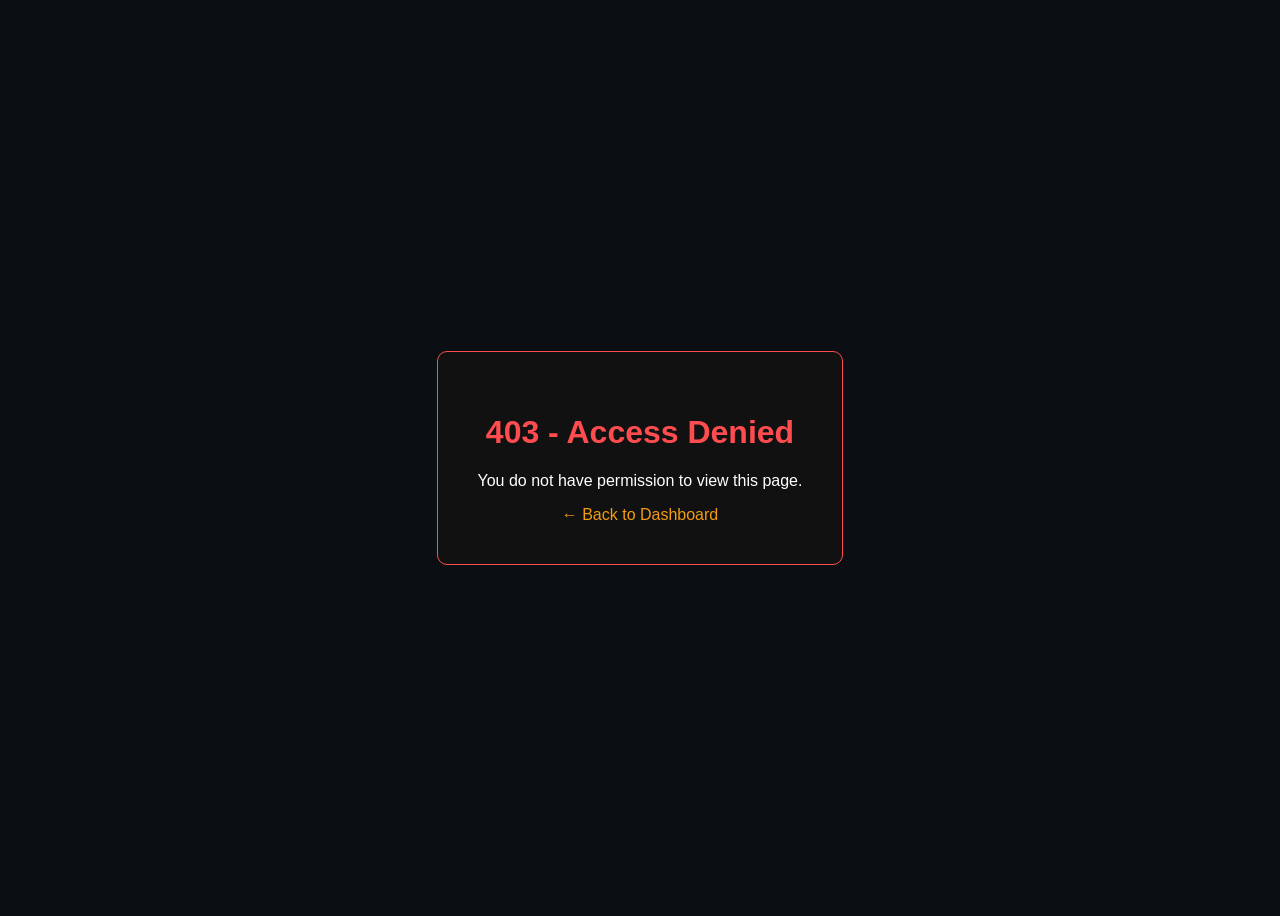
<file: src/main/webapp/pages/access-denied.html>
<!DOCTYPE html>
<html lang="en">
<head>
  <meta charset="UTF-8">
  <title>Access Denied</title>
  <style>
    body {
      background: #0b0f14;
      color: #fff;
      display: flex;
      justify-content: center;
      align-items: center;
      height: 100vh;
      font-family: Arial;
    }

    .box {
      text-align: center;
      border: 1px solid #ff4d4f;
      padding: 40px;
      border-radius: 10px;
      background: #111;
    }

    h1 {
      color: #ff4d4f;
    }

    a {
      color: #f39c12;
      text-decoration: none;
    }
  </style>
</head>
<body>
  <div class="box">
    <h1>403 - Access Denied</h1>
    <p>You do not have permission to view this page.</p>
    <a href="dashboard.html">← Back to Dashboard</a>
  </div>
</body>
</html>
</file>
